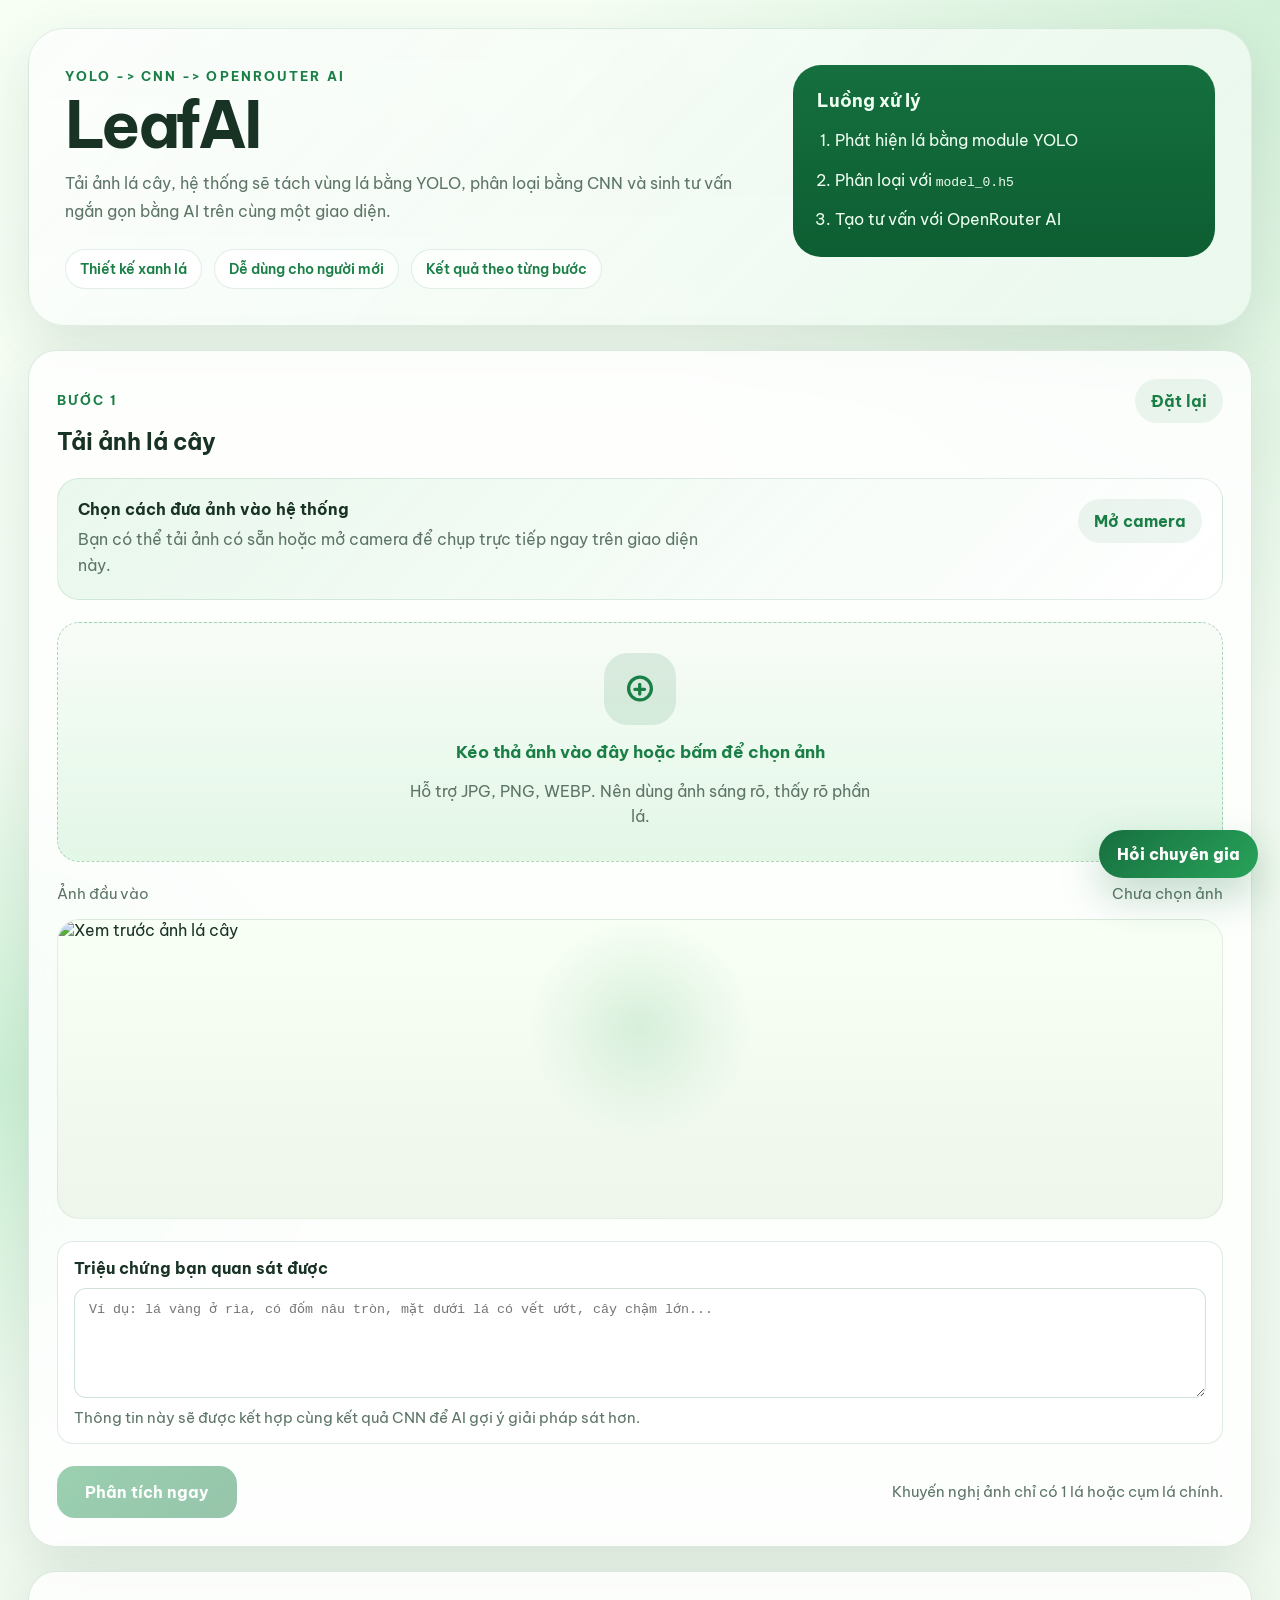
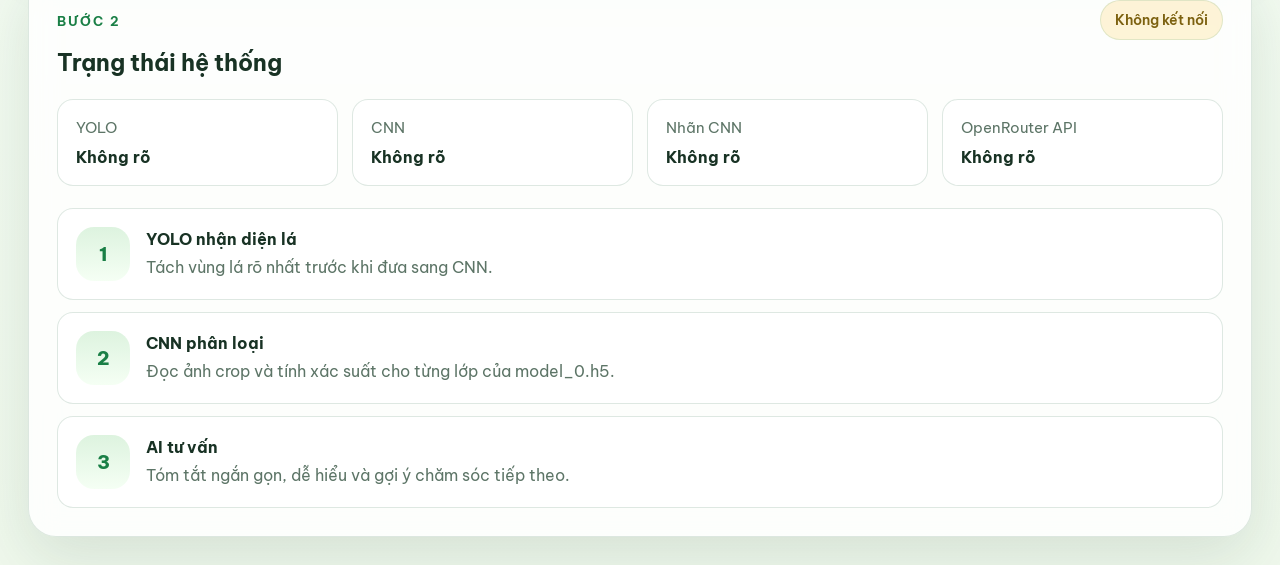
<file: frontend/index.html>
﻿<!DOCTYPE html>
<html lang="vi">
  <head>
    <meta charset="UTF-8" />
    <meta name="viewport" content="width=device-width, initial-scale=1.0" />
    <title>LeafCare AI</title>
    <link rel="preconnect" href="https://fonts.googleapis.com" />
    <link rel="preconnect" href="https://fonts.gstatic.com" crossorigin />
    <link href="https://fonts.googleapis.com/css2?family=Be+Vietnam+Pro:wght@400;500;600;700;800&display=swap" rel="stylesheet" />
    <link rel="stylesheet" href="./static/css/styles.css" />
  </head>
  <body>
    <div class="page-shell">
      <header class="hero">
        <div class="hero-copy">
          <span class="eyebrow">YOLO -> CNN -> OpenRouter AI</span>
          <h1>LeafAI</h1>
          <p>
            Tải ảnh lá cây, hệ thống sẽ tách vùng lá bằng YOLO, phân loại bằng CNN và sinh tư vấn ngắn gọn bằng AI trên cùng một giao diện.
          </p>
          <div class="hero-badges">
            <span>Thiết kế xanh lá</span>
            <span>Dễ dùng cho người mới</span>
            <span>Kết quả theo từng bước</span>
          </div>
        </div>
        <div class="hero-panel">
          <div class="mini-card">
            <strong>Luồng xử lý</strong>
            <ol>
              <li>Phát hiện lá bằng module YOLO</li>
              <li>Phân loại với <code>model_0.h5</code></li>
              <li>Tạo tư vấn với OpenRouter AI</li>
            </ol>
          </div>
        </div>
      </header>

      <main class="workspace">
        <div class="message-banner hidden" id="messageBanner"></div>

        <section class="card uploader-card">
          <div class="section-head">
            <div>
              <p class="section-kicker">Bước 1</p>
              <h2>Tải ảnh lá cây</h2>
            </div>
            <button class="ghost-button" id="resetButton" type="button">Đặt lại</button>
          </div>

          <div class="capture-intro">
            <div>
              <strong>Chọn cách đưa ảnh vào hệ thống</strong>
              <p>Bạn có thể tải ảnh có sẵn hoặc mở camera để chụp trực tiếp ngay trên giao diện này.</p>
            </div>
            <div class="capture-actions">
              <button class="ghost-button" id="openCameraButton" type="button">Mở camera</button>
              <button class="ghost-button hidden" id="captureButton" type="button">Chụp ảnh</button>
              <button class="ghost-button hidden" id="closeCameraButton" type="button">Tắt camera</button>
            </div>
          </div>

          <section class="camera-shell hidden" id="cameraShell" aria-live="polite">
            <div class="camera-stage">
              <video id="cameraStream" class="camera-feed" autoplay playsinline muted></video>
              <div class="camera-overlay">
                <span>Căn giữa lá chính trong khung để hệ thống đọc rõ hơn.</span>
              </div>
            </div>
            <p class="camera-helper" id="cameraHelper">Camera sẽ hoạt động tốt trên localhost và bản Render đã bật HTTPS.</p>
            <canvas id="captureCanvas" hidden></canvas>
          </section>

          <label class="dropzone" id="dropzone" for="fileInput">
            <input id="fileInput" type="file" accept="image/*" hidden />
            <div class="dropzone-icon">
              <svg viewBox="0 0 24 24" aria-hidden="true">
                <path d="M12 3c4.8 0 8.7 3.9 8.7 8.7S16.8 20.4 12 20.4 3.3 16.5 3.3 11.7 7.2 3 12 3Zm0 2.2a6.5 6.5 0 1 0 0 13 6.5 6.5 0 0 0 0-13Zm-.2 2.6c.6 0 1.1.5 1.1 1.1v2.2H15c.6 0 1.1.5 1.1 1.1s-.5 1.1-1.1 1.1h-2.1v2.1c0 .6-.5 1.1-1.1 1.1s-1.1-.5-1.1-1.1v-2.1H8.6c-.6 0-1.1-.5-1.1-1.1s.5-1.1 1.1-1.1h2.1V8.9c0-.6.5-1.1 1.1-1.1Z" />
              </svg>
            </div>
            <strong>Kéo thả ảnh vào đây hoặc bấm để chọn ảnh</strong>
            <span>Hỗ trợ JPG, PNG, WEBP. Nên dùng ảnh sáng rõ, thấy rõ phần lá.</span>
          </label>

          <div class="preview-shell">
            <div class="preview-head">
              <span>Ảnh đầu vào</span>
              <span id="fileName">Chưa chọn ảnh</span>
            </div>
            <img id="previewImage" class="preview-image is-empty" alt="Xem trước ảnh lá cây" />
          </div>

          <section class="symptom-box">
            <label for="symptomsInput">Triệu chứng bạn quan sát được</label>
            <textarea id="symptomsInput" rows="4" maxlength="600" placeholder="Ví dụ: lá vàng ở rìa, có đốm nâu tròn, mặt dưới lá có vết ướt, cây chậm lớn..."></textarea>
            <p class="helper-text">Thông tin này sẽ được kết hợp cùng kết quả CNN để AI gợi ý giải pháp sát hơn.</p>
          </section>

          <div class="action-row">
            <button id="analyzeButton" class="primary-button" type="button" disabled>Phân tích ngay</button>
            <p class="helper-text">Khuyến nghị ảnh chỉ có 1 lá hoặc cụm lá chính.</p>
          </div>
        </section>

        <section class="card status-card">
          <div class="section-head">
            <div>
              <p class="section-kicker">Bước 2</p>
              <h2>Trạng thái hệ thống</h2>
            </div>
            <span id="serverStatus" class="status-pill neutral">Đang kiểm tra</span>
          </div>

          <div class="health-grid">
            <div class="health-item"><span>YOLO</span><strong id="healthYolo">...</strong></div>
            <div class="health-item"><span>CNN</span><strong id="healthCnn">...</strong></div>
            <div class="health-item"><span>Nhãn CNN</span><strong id="healthLabels">...</strong></div>
            <div class="health-item"><span>OpenRouter API</span><strong id="healthOpenAi">...</strong></div>
          </div>

          <div id="pipelineList" class="pipeline-list"></div>
        </section>

        <section class="card results-card hidden" id="resultsCard">
          <div class="section-head">
            <div>
              <p class="section-kicker">Kết quả</p>
              <h2>Phân tích ảnh lá cây</h2>
            </div>
            <span id="processingTime" class="status-pill success">0 ms</span>
          </div>

          <div class="results-grid">
            <article class="result-panel image-stack">
              <div class="panel-head">
                <h3>Ảnh đã xử lý</h3>
                <span>YOLO crop và đánh dấu vùng lá</span>
              </div>
              <div class="triple-preview">
                <figure><img id="resultOriginal" alt="Ảnh gốc" /><figcaption>Ảnh gốc</figcaption></figure>
                <figure><img id="resultAnnotated" alt="Ảnh YOLO" /><figcaption>YOLO đánh dấu</figcaption></figure>
                <figure><img id="resultCrop" alt="Ảnh crop lá" /><figcaption>Ảnh đưa vào CNN</figcaption></figure>
              </div>
            </article>

            <article class="result-panel">
              <div class="panel-head">
                <h3>Kết quả CNN</h3>
                <span id="cnnHeadline">Chưa có dữ liệu</span>
              </div>
              <div class="metric-card">
                <span>Lớp dự đoán cao nhất</span>
                <strong id="cnnLabel">-</strong>
                <small id="cnnConfidence">Độ tin cậy: -</small>
              </div>
              <div class="warning-box hidden" id="cnnWarning"></div>
              <div class="prediction-list" id="predictionList"></div>
            </article>

            <article class="result-panel llm-panel">
              <div class="panel-head">
                <h3>Gợi ý từ hệ thống</h3>
                <span id="llmSource">Nguồn: -</span>
              </div>
              <div class="llm-block">
                <strong id="llmHeadline">-</strong>
                <p id="llmSummary">-</p>
              </div>
              <div class="llm-columns">
                <div><h4>Cách xử lý đề xuất</h4><ul id="careSteps"></ul></div>
                <div><h4>Theo dõi tiếp</h4><ul id="nextSteps"></ul></div>
              </div>
              <div class="warning-box" id="llmWarning">-</div>
            </article>
          </div>
        </section>
      </main>
    </div>

    <aside class="agri-chat" id="agriChat">
      <button class="chat-toggle" id="chatToggle" type="button">Hỏi chuyên gia</button>
      <section class="chat-panel hidden" id="chatPanel" aria-live="polite">
        <div class="chat-head">
          <div>
            <strong>Chuyên gia nông nghiệp</strong>
            <span>Hỏi nhanh về bệnh lá, chăm sóc và xử lý cây.</span>
          </div>
          <button id="chatClose" type="button" aria-label="Đóng chat">×</button>
        </div>
        <div class="chat-messages" id="chatMessages">
          <div class="chat-message bot">Xin chào, bạn có thể mô tả cây, triệu chứng trên lá, thời gian xuất hiện và điều kiện chăm sóc để tôi gợi ý hướng xử lý.</div>
        </div>
        <form class="chat-form" id="chatForm">
          <textarea id="chatInput" rows="3" maxlength="1200" placeholder="Ví dụ: lá cà chua bị vàng mép và có đốm nâu, nên xử lý thế nào?"></textarea>
          <button class="primary-button" id="chatSend" type="submit">Gửi</button>
        </form>
      </section>
    </aside>

    <script src="./static/js/config.js"></script>
    <script src="./static/js/app.js"></script>
  </body>
</html>
</file>
<file: frontend/static/css/styles.css>
:root {
  --bg: #f3fbf2;
  --bg-soft: #edf7ea;
  --card: rgba(255, 255, 255, 0.82);
  --card-strong: #ffffff;
  --line: rgba(25, 93, 49, 0.14);
  --text: #183224;
  --muted: #5d7567;
  --green-700: #1a7f46;
  --green-600: #239653;
  --green-500: #35ac66;
  --yellow-soft: #fef7de;
  --shadow: 0 20px 60px rgba(27, 69, 41, 0.12);
  --radius-xl: 28px;
  --radius-lg: 22px;
  --radius-md: 16px;
}

* {
  box-sizing: border-box;
}

html,
body {
  margin: 0;
  min-height: 100%;
  background:
    radial-gradient(circle at top right, rgba(58, 176, 96, 0.2), transparent 28%),
    radial-gradient(circle at left center, rgba(196, 239, 207, 0.8), transparent 22%),
    linear-gradient(180deg, #f7fff5 0%, var(--bg) 60%, #eff8ec 100%);
  color: var(--text);
  font-family: "Be Vietnam Pro", sans-serif;
}

body {
  padding: 28px;
}

button,
input {
  font: inherit;
}

img {
  display: block;
  max-width: 100%;
}

.hidden {
  display: none !important;
}

.message-banner {
  padding: 16px 18px;
  border-radius: var(--radius-md);
  border: 1px solid transparent;
  font-weight: 500;
  line-height: 1.6;
}

.message-banner.error {
  background: #fdecea;
  border-color: #f2c8c1;
  color: #8b2c1f;
}

.message-banner.info {
  background: #eef7ff;
  border-color: #c9ddf2;
  color: #234e78;
}

.page-shell {
  max-width: 1280px;
  margin: 0 auto;
}

.hero {
  display: grid;
  grid-template-columns: 1.5fr 0.9fr;
  gap: 24px;
  padding: 36px;
  border: 1px solid rgba(34, 121, 66, 0.12);
  border-radius: 36px;
  background:
    linear-gradient(135deg, rgba(255, 255, 255, 0.86), rgba(234, 248, 237, 0.96)),
    linear-gradient(180deg, rgba(18, 105, 56, 0.06), rgba(18, 105, 56, 0));
  box-shadow: var(--shadow);
}

.hero-copy h1 {
  margin: 10px 0 14px;
  font-size: clamp(2.2rem, 5vw, 4.6rem);
  line-height: 0.95;
  letter-spacing: -0.05em;
}

.hero-copy p {
  max-width: 680px;
  margin: 0;
  font-size: 1.02rem;
  line-height: 1.7;
  color: var(--muted);
}

.eyebrow,
.section-kicker {
  display: inline-flex;
  color: var(--green-700);
  font-size: 0.82rem;
  font-weight: 700;
  text-transform: uppercase;
  letter-spacing: 0.16em;
}

.hero-badges {
  display: flex;
  flex-wrap: wrap;
  gap: 12px;
  margin-top: 24px;
}

.hero-badges span,
.status-pill {
  display: inline-flex;
  align-items: center;
  justify-content: center;
  padding: 10px 14px;
  border-radius: 999px;
  border: 1px solid rgba(22, 123, 68, 0.12);
  background: rgba(255, 255, 255, 0.78);
  color: var(--green-700);
  font-size: 0.9rem;
  font-weight: 600;
}

.mini-card {
  width: 100%;
  padding: 24px;
  border-radius: var(--radius-xl);
  background: linear-gradient(180deg, #156f3e, #0d5e32);
  color: #effff1;
}

.mini-card strong {
  display: inline-block;
  margin-bottom: 16px;
  font-size: 1.1rem;
}

.mini-card ol {
  margin: 0;
  padding-left: 18px;
  display: grid;
  gap: 14px;
  line-height: 1.6;
}

.workspace {
  display: grid;
  gap: 24px;
  margin-top: 24px;
}

.card {
  padding: 28px;
  border: 1px solid var(--line);
  border-radius: var(--radius-xl);
  background: var(--card);
  backdrop-filter: blur(14px);
  box-shadow: var(--shadow);
}

.uploader-card,
.status-card {
  display: grid;
  gap: 22px;
}

.section-head {
  display: flex;
  align-items: flex-start;
  justify-content: space-between;
  gap: 20px;
}

.section-head h2 {
  margin: 6px 0 0;
  font-size: 1.45rem;
}

.capture-intro {
  display: flex;
  align-items: flex-start;
  justify-content: space-between;
  gap: 18px;
  padding: 20px;
  border: 1px solid rgba(28, 111, 59, 0.12);
  border-radius: var(--radius-lg);
  background: linear-gradient(135deg, rgba(228, 246, 232, 0.82), rgba(255, 255, 255, 0.92));
}

.capture-intro strong {
  display: inline-block;
  font-size: 1rem;
}

.capture-intro p {
  max-width: 620px;
  margin: 8px 0 0;
  color: var(--muted);
  line-height: 1.6;
}

.capture-actions {
  display: flex;
  flex-wrap: wrap;
  justify-content: flex-end;
  gap: 12px;
}

.camera-shell {
  display: grid;
  gap: 14px;
  padding: 18px;
  border: 1px solid rgba(23, 102, 54, 0.14);
  border-radius: var(--radius-lg);
  background:
    linear-gradient(180deg, rgba(255, 255, 255, 0.88), rgba(232, 246, 235, 0.94)),
    #f8fff7;
}

.camera-stage {
  position: relative;
  overflow: hidden;
  border-radius: 20px;
  background:
    radial-gradient(circle at top, rgba(50, 142, 83, 0.18), transparent 42%),
    #0f261a;
}

.camera-feed {
  width: 100%;
  aspect-ratio: 16 / 9;
  object-fit: cover;
  background: #0f261a;
}

.camera-overlay {
  position: absolute;
  inset: auto 14px 14px 14px;
  display: flex;
  justify-content: center;
}

.camera-overlay span {
  padding: 10px 14px;
  border-radius: 999px;
  background: rgba(11, 31, 21, 0.74);
  color: #f2fff4;
  font-size: 0.9rem;
  font-weight: 600;
  text-align: center;
  backdrop-filter: blur(10px);
}

.camera-helper {
  margin: 0;
  color: var(--muted);
  line-height: 1.6;
}

.ghost-button,
.primary-button {
  cursor: pointer;
  border: none;
  transition: transform 0.18s ease, opacity 0.18s ease;
}

.ghost-button {
  padding: 12px 16px;
  border-radius: 999px;
  background: rgba(33, 122, 68, 0.08);
  color: var(--green-700);
  font-weight: 700;
}

.ghost-button:disabled {
  cursor: not-allowed;
  opacity: 0.45;
}

.primary-button {
  min-width: 180px;
  padding: 16px 24px;
  border-radius: 18px;
  background: linear-gradient(135deg, var(--green-600), var(--green-700));
  color: white;
  font-weight: 700;
}

.primary-button:disabled {
  cursor: not-allowed;
  opacity: 0.45;
}

.ghost-button:hover,
.primary-button:hover:not(:disabled) {
  transform: translateY(-2px);
}

.dropzone {
  display: grid;
  gap: 10px;
  place-items: center;
  min-height: 240px;
  padding: 28px;
  border: 1.6px dashed rgba(36, 139, 74, 0.34);
  border-radius: var(--radius-lg);
  background:
    linear-gradient(180deg, rgba(255, 255, 255, 0.62), rgba(224, 247, 230, 0.82)),
    var(--bg-soft);
  text-align: center;
  color: var(--green-700);
}

.dropzone.drag-over {
  transform: translateY(-3px);
  border-color: var(--green-700);
}

.dropzone strong {
  font-size: 1.08rem;
}

.dropzone span {
  color: var(--muted);
  max-width: 460px;
  line-height: 1.6;
}

.dropzone-icon {
  width: 72px;
  height: 72px;
  display: grid;
  place-items: center;
  border-radius: 24px;
  background: rgba(20, 118, 60, 0.12);
}

.dropzone-icon svg {
  width: 36px;
  height: 36px;
  fill: var(--green-700);
}

.preview-shell {
  display: grid;
  gap: 16px;
}

.preview-head {
  display: flex;
  justify-content: space-between;
  gap: 16px;
  color: var(--muted);
  font-size: 0.95rem;
}

.preview-image {
  width: 100%;
  min-height: 300px;
  max-height: 420px;
  object-fit: contain;
  border-radius: var(--radius-lg);
  background: linear-gradient(180deg, #eef7ec, #ffffff);
  border: 1px solid rgba(46, 110, 64, 0.1);
}

.preview-image.is-empty {
  background:
    radial-gradient(circle at 50% 36%, rgba(58, 176, 96, 0.16), transparent 18%),
    linear-gradient(180deg, #f8fff5, #eef6ec);
}

.symptom-box {
  display: grid;
  gap: 10px;
  padding: 16px;
  border: 1px solid rgba(28, 111, 59, 0.14);
  border-radius: var(--radius-md);
  background: rgba(255, 255, 255, 0.75);
}

.symptom-box label {
  font-weight: 700;
}

.symptom-box textarea {
  width: 100%;
  resize: vertical;
  min-height: 110px;
  border: 1px solid rgba(28, 111, 59, 0.2);
  border-radius: 12px;
  padding: 12px 14px;
  color: var(--text);
  background: #ffffff;
}

.symptom-box textarea:focus {
  outline: 2px solid rgba(35, 150, 83, 0.3);
  border-color: rgba(35, 150, 83, 0.45);
}

.action-row {
  display: flex;
  flex-wrap: wrap;
  align-items: center;
  justify-content: space-between;
  gap: 16px;
}

.helper-text {
  margin: 0;
  color: var(--muted);
  font-size: 0.95rem;
}

.health-grid {
  display: grid;
  grid-template-columns: repeat(4, minmax(0, 1fr));
  gap: 14px;
}

.health-item,
.metric-card,
.result-panel,
.pipeline-item {
  border: 1px solid var(--line);
  border-radius: var(--radius-md);
  background: #ffffff;
}

.health-item {
  padding: 18px;
  display: grid;
  gap: 10px;
}

.health-item span {
  color: var(--muted);
  font-size: 0.92rem;
}

.pipeline-list {
  display: grid;
  gap: 12px;
}

.pipeline-item {
  display: grid;
  grid-template-columns: 54px 1fr;
  gap: 16px;
  padding: 18px;
}

.pipeline-item h3 {
  margin: 2px 0 6px;
  font-size: 1.02rem;
}

.pipeline-item p {
  margin: 0;
  color: var(--muted);
  line-height: 1.55;
}

.step-index {
  width: 54px;
  height: 54px;
  display: grid;
  place-items: center;
  border-radius: 18px;
  background: linear-gradient(180deg, #ddf3df, #f5fff4);
  color: var(--green-700);
  font-size: 1.18rem;
  font-weight: 800;
}

.status-pill.success {
  background: rgba(34, 153, 84, 0.12);
  color: var(--green-700);
}

.status-pill.warning {
  background: rgba(255, 205, 85, 0.22);
  color: #7c6110;
}

.status-pill.neutral {
  background: rgba(79, 104, 88, 0.1);
  color: var(--muted);
}

.results-grid {
  display: grid;
  gap: 18px;
}

.result-panel {
  padding: 20px;
}

.panel-head {
  display: flex;
  justify-content: space-between;
  gap: 16px;
  align-items: flex-start;
  margin-bottom: 18px;
}

.panel-head h3 {
  margin: 0 0 6px;
  font-size: 1.08rem;
}

.panel-head span {
  color: var(--muted);
  font-size: 0.92rem;
}

.triple-preview {
  display: grid;
  grid-template-columns: repeat(3, minmax(0, 1fr));
  gap: 14px;
}

.triple-preview figure {
  margin: 0;
  display: grid;
  gap: 10px;
}

.triple-preview img {
  width: 100%;
  aspect-ratio: 1 / 1;
  object-fit: cover;
  border-radius: 18px;
  border: 1px solid rgba(40, 103, 58, 0.12);
  background: #f3fbf2;
}

.triple-preview figcaption {
  color: var(--muted);
  font-size: 0.9rem;
  text-align: center;
}

.metric-card {
  padding: 18px;
  display: grid;
  gap: 10px;
  margin-bottom: 16px;
  background: linear-gradient(180deg, #ffffff, #f5fcf4);
}

.metric-card span,
.metric-card small {
  color: var(--muted);
}

.metric-card strong {
  font-size: 1.55rem;
  letter-spacing: -0.03em;
}

.prediction-list {
  display: grid;
  gap: 10px;
}

.prediction-item {
  display: grid;
  gap: 8px;
  padding: 14px;
  border-radius: 14px;
  background: #f6fbf5;
}

.prediction-row {
  display: flex;
  justify-content: space-between;
  gap: 12px;
  color: var(--text);
  font-size: 0.95rem;
}

.prediction-bar {
  height: 10px;
  border-radius: 999px;
  overflow: hidden;
  background: rgba(52, 117, 74, 0.1);
}

.prediction-bar span {
  display: block;
  height: 100%;
  border-radius: 999px;
  background: linear-gradient(90deg, #7ad88f, #2b9f5d);
}

.llm-block {
  display: grid;
  gap: 10px;
}

.llm-block strong {
  font-size: 1.2rem;
}

.llm-block p {
  margin: 0;
  line-height: 1.7;
}

.llm-columns {
  display: grid;
  grid-template-columns: repeat(2, minmax(0, 1fr));
  gap: 16px;
  margin-top: 18px;
}

.llm-columns h4 {
  margin: 0 0 10px;
}

.llm-columns ul {
  margin: 0;
  padding-left: 18px;
  color: var(--muted);
  line-height: 1.7;
}

.warning-box {
  margin-top: 18px;
  padding: 14px 16px;
  border-radius: 14px;
  background: var(--yellow-soft);
  color: #725d14;
  line-height: 1.6;
}

@media (max-width: 1040px) {
  .hero,
  .health-grid,
  .llm-columns,
  .triple-preview {
    grid-template-columns: 1fr;
  }
}

@media (max-width: 720px) {
  body {
    padding: 16px;
  }

  .hero,
  .card {
    padding: 20px;
  }

  .capture-intro,
  .section-head,
  .action-row,
  .preview-head,
  .panel-head {
    flex-direction: column;
  }

  .primary-button {
    width: 100%;
  }
}

.agri-chat {
  position: fixed;
  right: 22px;
  bottom: 22px;
  z-index: 30;
  display: grid;
  justify-items: end;
  gap: 12px;
}

.chat-toggle {
  cursor: pointer;
  border: none;
  border-radius: 999px;
  padding: 14px 18px;
  color: #ffffff;
  font-weight: 800;
  background: linear-gradient(135deg, #176f3f, #28a35a);
  box-shadow: 0 18px 40px rgba(22, 111, 63, 0.26);
}

.chat-panel {
  width: min(380px, calc(100vw - 32px));
  overflow: hidden;
  border: 1px solid rgba(23, 102, 54, 0.18);
  border-radius: 24px;
  background: rgba(255, 255, 255, 0.96);
  box-shadow: 0 24px 70px rgba(27, 69, 41, 0.22);
  backdrop-filter: blur(16px);
}

.chat-head {
  display: flex;
  align-items: flex-start;
  justify-content: space-between;
  gap: 16px;
  padding: 18px;
  color: #effff1;
  background: linear-gradient(135deg, #135f37, #1f8f50);
}

.chat-head strong,
.chat-head span {
  display: block;
}

.chat-head span {
  margin-top: 4px;
  font-size: 0.86rem;
  line-height: 1.45;
  opacity: 0.86;
}

.chat-head button {
  cursor: pointer;
  width: 34px;
  height: 34px;
  border: none;
  border-radius: 999px;
  color: #135f37;
  background: #ffffff;
  font-size: 1.4rem;
  line-height: 1;
}

.chat-messages {
  display: grid;
  gap: 10px;
  max-height: 310px;
  overflow-y: auto;
  padding: 16px;
  background: linear-gradient(180deg, #f8fff6, #eef8ed);
}

.chat-message {
  max-width: 88%;
  padding: 11px 13px;
  border-radius: 16px;
  font-size: 0.92rem;
  line-height: 1.55;
}

.chat-message.bot {
  justify-self: start;
  color: var(--text);
  background: #ffffff;
  border: 1px solid rgba(23, 102, 54, 0.12);
}

.chat-message.user {
  justify-self: end;
  color: #ffffff;
  background: linear-gradient(135deg, var(--green-600), var(--green-700));
}

.chat-message.muted {
  color: var(--muted);
}

.chat-form {
  display: grid;
  grid-template-columns: 1fr auto;
  gap: 10px;
  padding: 14px;
  background: #ffffff;
}

.chat-form textarea {
  width: 100%;
  resize: none;
  border: 1px solid rgba(28, 111, 59, 0.2);
  border-radius: 14px;
  padding: 11px 12px;
  color: var(--text);
}

.chat-form textarea:focus {
  outline: 2px solid rgba(35, 150, 83, 0.28);
}

.chat-form .primary-button {
  min-width: 76px;
  padding: 12px 16px;
  border-radius: 14px;
}

@media (max-width: 720px) {
  .agri-chat {
    right: 16px;
    bottom: 16px;
    left: 16px;
  }

  .chat-panel,
  .chat-toggle {
    width: 100%;
  }

  .chat-form {
    grid-template-columns: 1fr;
  }
}
</file>
